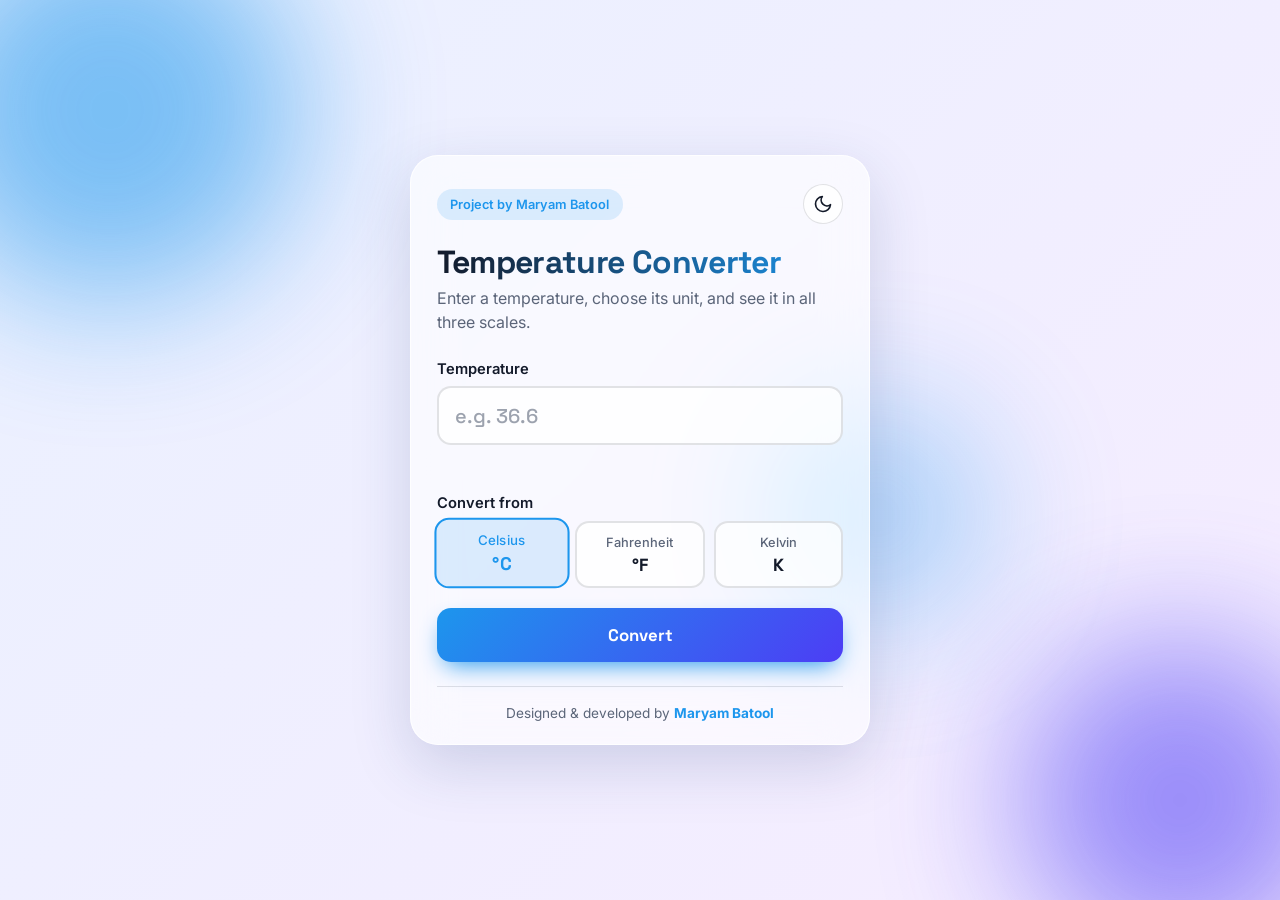
<file: index.html>
<!DOCTYPE html>
<html lang="en">
<head>
  <meta charset="UTF-8">
  <meta name="viewport" content="width=device-width, initial-scale=1">
  <meta name="author" content="Maryam Batool">
  <title>Temperature Converter | Maryam Batool</title>
  <link rel="preconnect" href="https://fonts.googleapis.com">
  <link rel="preconnect" href="https://fonts.gstatic.com" crossorigin>
  <link href="https://fonts.googleapis.com/css2?family=Space+Grotesk:wght@400;500;700&family=Inter:wght@400;500;600&display=swap" rel="stylesheet">
  <link rel="stylesheet" href="style.css">
</head>
<body>
  <!-- Animated background -->
  <div class="bg" aria-hidden="true">
    <span class="blob blob-1"></span>
    <span class="blob blob-2"></span>
    <span class="blob blob-3"></span>
  </div>

  <main class="card">
    <header class="card-head">
      <span class="badge">Project by Maryam Batool</span>
      <button type="button" id="theme-toggle" class="icon-btn" aria-label="Toggle dark mode">
        <svg class="icon-moon" viewBox="0 0 24 24" width="20" height="20" fill="none" stroke="currentColor" stroke-width="2" stroke-linecap="round" stroke-linejoin="round"><path d="M21 12.8A9 9 0 1 1 11.2 3a7 7 0 0 0 9.8 9.8z"/></svg>
        <svg class="icon-sun" viewBox="0 0 24 24" width="20" height="20" fill="none" stroke="currentColor" stroke-width="2" stroke-linecap="round" stroke-linejoin="round"><circle cx="12" cy="12" r="4"/><path d="M12 2v2M12 20v2M4.9 4.9l1.4 1.4M17.7 17.7l1.4 1.4M2 12h2M20 12h2M4.9 19.1l1.4-1.4M17.7 6.3l1.4-1.4"/></svg>
      </button>
    </header>

    <h1>Temperature Converter</h1>
    <p class="intro">Enter a temperature, choose its unit, and see it in all three scales.</p>

    <form id="converter-form" novalidate>
      <div class="field">
        <label for="temp-input">Temperature</label>
        <div class="input-wrap" id="input-wrap">
          <input type="text" id="temp-input" inputmode="decimal" autocomplete="off"
                 placeholder="e.g. 36.6" aria-describedby="error-msg" aria-invalid="false">
        </div>
        <p id="error-msg" class="error" role="alert" aria-live="polite"></p>
      </div>

      <fieldset class="field units">
        <legend>Convert from</legend>
        <label class="unit-option">
          <input type="radio" name="unit" value="C" checked>
          <span>Celsius <b>°C</b></span>
        </label>
        <label class="unit-option">
          <input type="radio" name="unit" value="F">
          <span>Fahrenheit <b>°F</b></span>
        </label>
        <label class="unit-option">
          <input type="radio" name="unit" value="K">
          <span>Kelvin <b>K</b></span>
        </label>
      </fieldset>

      <button type="submit" id="convert-btn" class="primary">
        <span>Convert</span>
      </button>
    </form>

    <section id="results" class="results" aria-live="polite" hidden>
      <div class="thermo" aria-hidden="true">
        <div class="thermo-tube"><div class="thermo-fill" id="thermo-fill"></div></div>
        <div class="thermo-bulb"></div>
      </div>
      <dl>
        <div class="row" data-unit="C">
          <dt>Celsius</dt>
          <dd id="out-C">–</dd>
        </div>
        <div class="row" data-unit="F">
          <dt>Fahrenheit</dt>
          <dd id="out-F">–</dd>
        </div>
        <div class="row" data-unit="K">
          <dt>Kelvin</dt>
          <dd id="out-K">–</dd>
        </div>
      </dl>
    </section>
    <p id="notice" class="notice" hidden></p>

    <footer class="card-foot">
      Designed &amp; developed by <strong>Maryam Batool</strong>
    </footer>
  </main>

  <script src="script.js"></script>
</body>
</html>
</file>
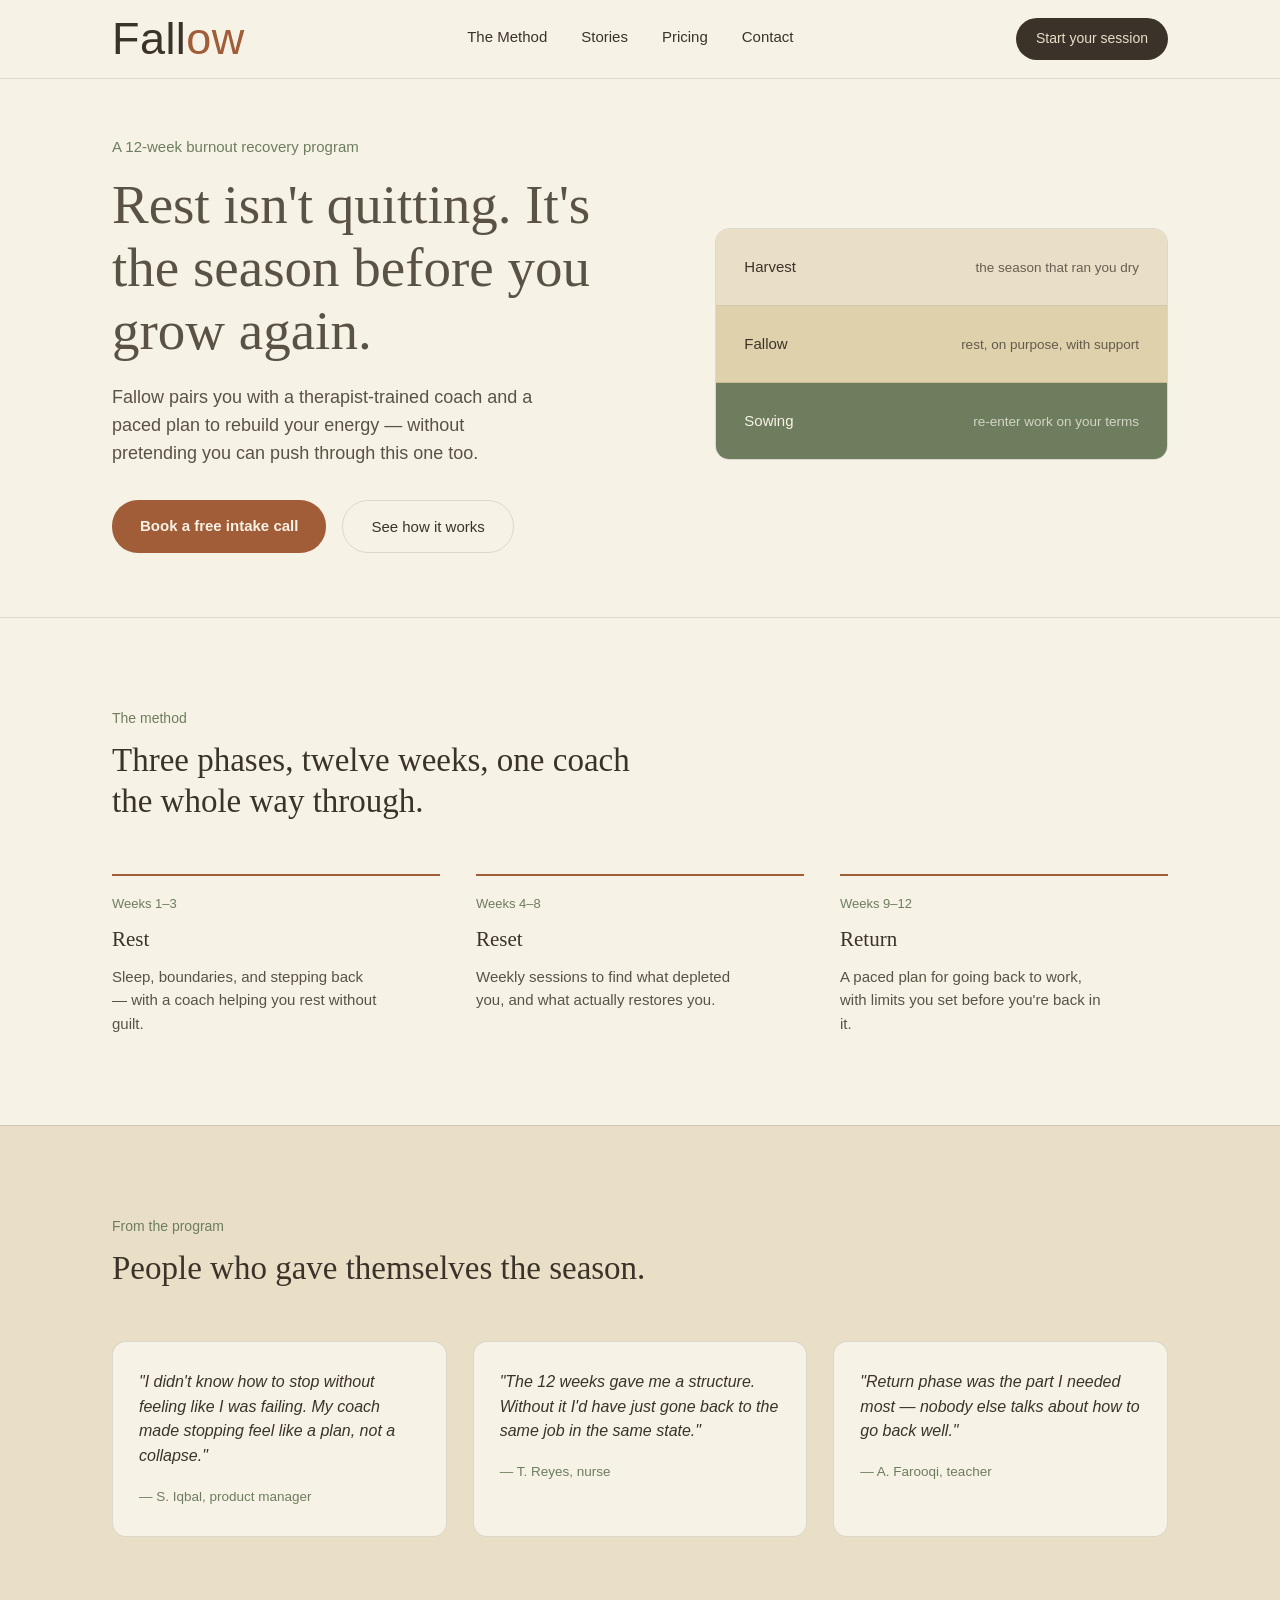
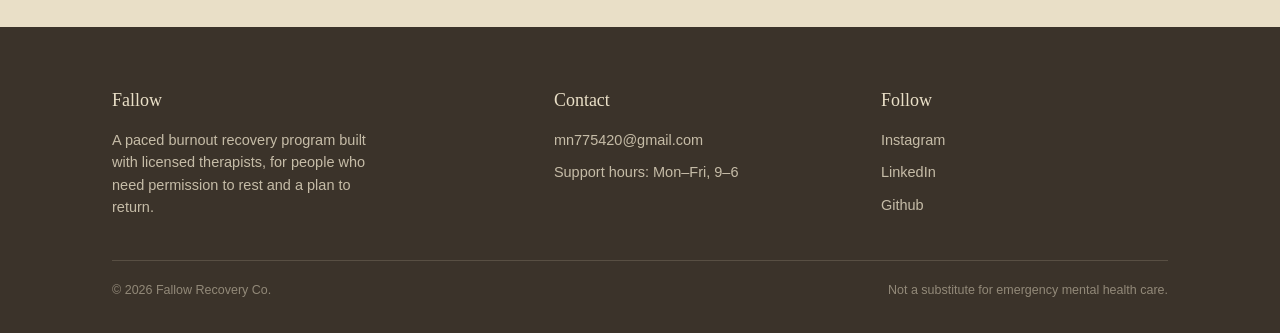
<file: Landing Page/index.html>
<!DOCTYPE html>
<html lang="en">
<head>
<meta charset="UTF-8">
<meta name="viewport" content="width=device-width, initial-scale=1">
<title>Fallow — A Season to Rest, Before You Grow Again</title>
<link rel="stylesheet" href="styles.css">
</head>
<body>

<header>
  <nav class="wrap">
    <div class="brand">Fall<em>ow</em></div>
    <div class="nav-links">
      <a href="#method">The Method</a>
      <a href="#stories">Stories</a>
      <a href="#pricing">Pricing</a>
      <a href="#contact">Contact</a>
    </div>
    <a href="#pricing" class="nav-cta">Start your session</a>
  </nav>
</header>

<section class="hero">
  <div class="wrap">
    <div>
      <p class="lede">A 12-week burnout recovery program</p>
      <h1>Rest isn't quitting. It's the season before you grow again.</h1>
      <p class="sub">Fallow pairs you with a therapist-trained coach and a paced plan to rebuild your energy — without pretending you can push through this one too.</p>
      <div class="hero-actions">
        <a href="#pricing" class="btn-primary">Book a free intake call</a>
        <a href="#method" class="btn-secondary">See how it works</a>
      </div>
    </div>
    <div class="field">
      <div class="row"><span class="season">Harvest</span><span class="desc">the season that ran you dry</span></div>
      <div class="row"><span class="season">Fallow</span><span class="desc">rest, on purpose, with support</span></div>
      <div class="row"><span class="season">Sowing</span><span class="desc">re-enter work on your terms</span></div>
    </div>
  </div>
</section>

<section class="content" id="method">
  <div class="wrap">
    <div class="section-head">
      <span class="tag">The method</span>
      <h2>Three phases, twelve weeks, one coach the whole way through.</h2>
    </div>
    <div class="phases">
      <div class="phase">
        <span class="num">Weeks 1–3</span>
        <h3>Rest</h3>
        <p>Sleep, boundaries, and stepping back — with a coach helping you rest without guilt.</p>
      </div>
      <div class="phase">
        <span class="num">Weeks 4–8</span>
        <h3>Reset</h3>
        <p>Weekly sessions to find what depleted you, and what actually restores you.</p>
      </div>
      <div class="phase">
        <span class="num">Weeks 9–12</span>
        <h3>Return</h3>
        <p>A paced plan for going back to work, with limits you set before you're back in it.</p>
      </div>
    </div>
  </div>
</section>

<section class="content stories" id="stories">
  <div class="wrap">
    <div class="section-head">
      <span class="tag">From the program</span>
      <h2>People who gave themselves the season.</h2>
    </div>
    <div class="quote-grid">
      <div class="quote-card">
        <p class="q">"I didn't know how to stop without feeling like I was failing. My coach made stopping feel like a plan, not a collapse."</p>
        <div class="who">— S. Iqbal, product manager</div>
      </div>
      <div class="quote-card">
        <p class="q">"The 12 weeks gave me a structure. Without it I'd have just gone back to the same job in the same state."</p>
        <div class="who">— T. Reyes, nurse</div>
      </div>
      <div class="quote-card">
        <p class="q">"Return phase was the part I needed most — nobody else talks about how to go back well."</p>
        <div class="who">— A. Farooqi, teacher</div>
      </div>
    </div>
  </div>
</section>

<footer id="contact">
  <div class="wrap">
    <div class="footer-grid">
      <div>
        <h4>Fallow</h4>
        <p>A paced burnout recovery program built with licensed therapists, for people who need permission to rest and a plan to return.</p>
      </div>
      <div>
        <h4>Contact</h4>
        <ul class="footer-links">
          <li><a href="mn775420@gmail.com">mn775420@gmail.com</a></li>
          <li><a href="#">Support hours: Mon–Fri, 9–6</a></li>
        </ul>
      </div>
      <div>
        <h4>Follow</h4>
        <ul class="footer-links">
          <li><a href="https://www.instagram.com/maryambatool097?stkn=MWJreWZuYTB2d3VhNQ==">Instagram</a></li>
          <li><a href="https://www.linkedin.com/in/maryambatool09?utm_source=share_via&utm_content=profile&utm_medium=member_android">LinkedIn</a></li>
          <li><a href="https://github.com/MaryamNawazmehr">Github</a></li>
        </ul>
      </div>
    </div>
    <div class="footer-bottom">
      <span>© 2026 Fallow Recovery Co.</span>
      <span>Not a substitute for emergency mental health care.</span>
    </div>
  </div>
</footer>

</body>
</html>
</file>
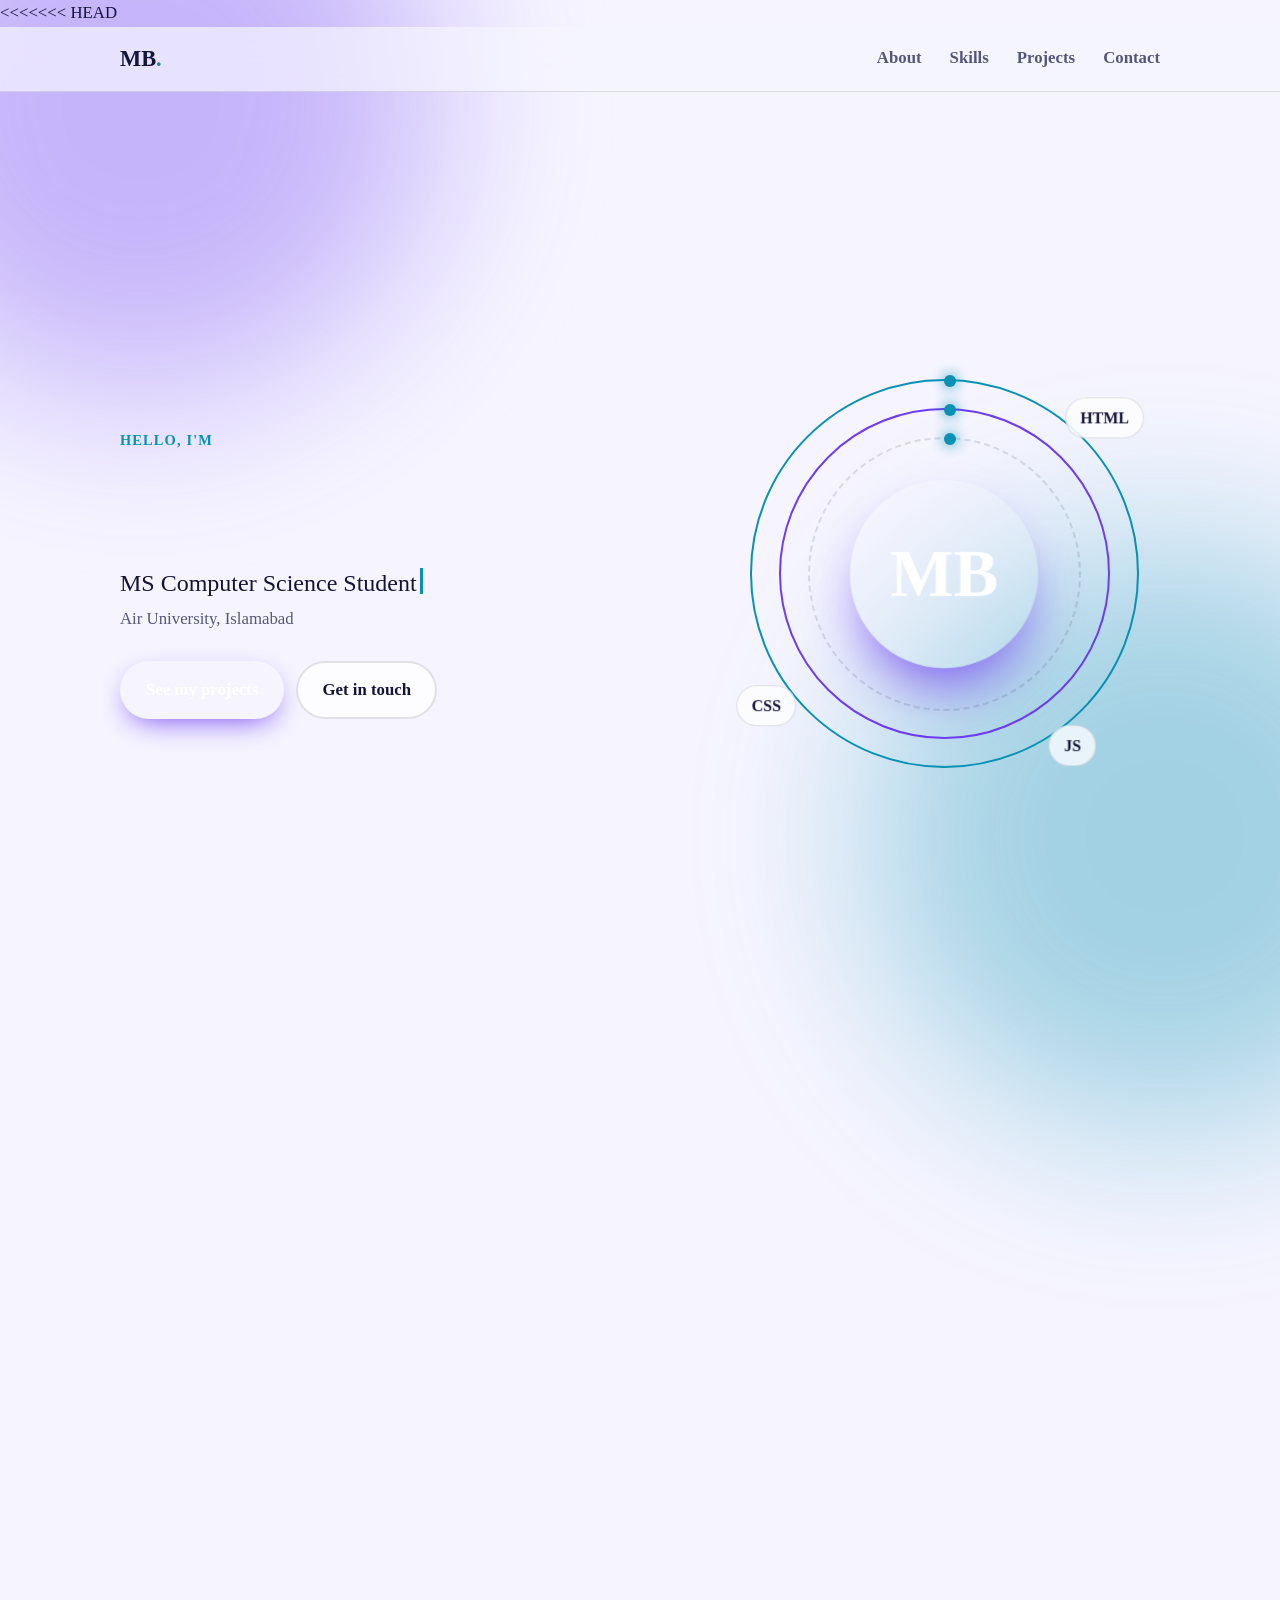
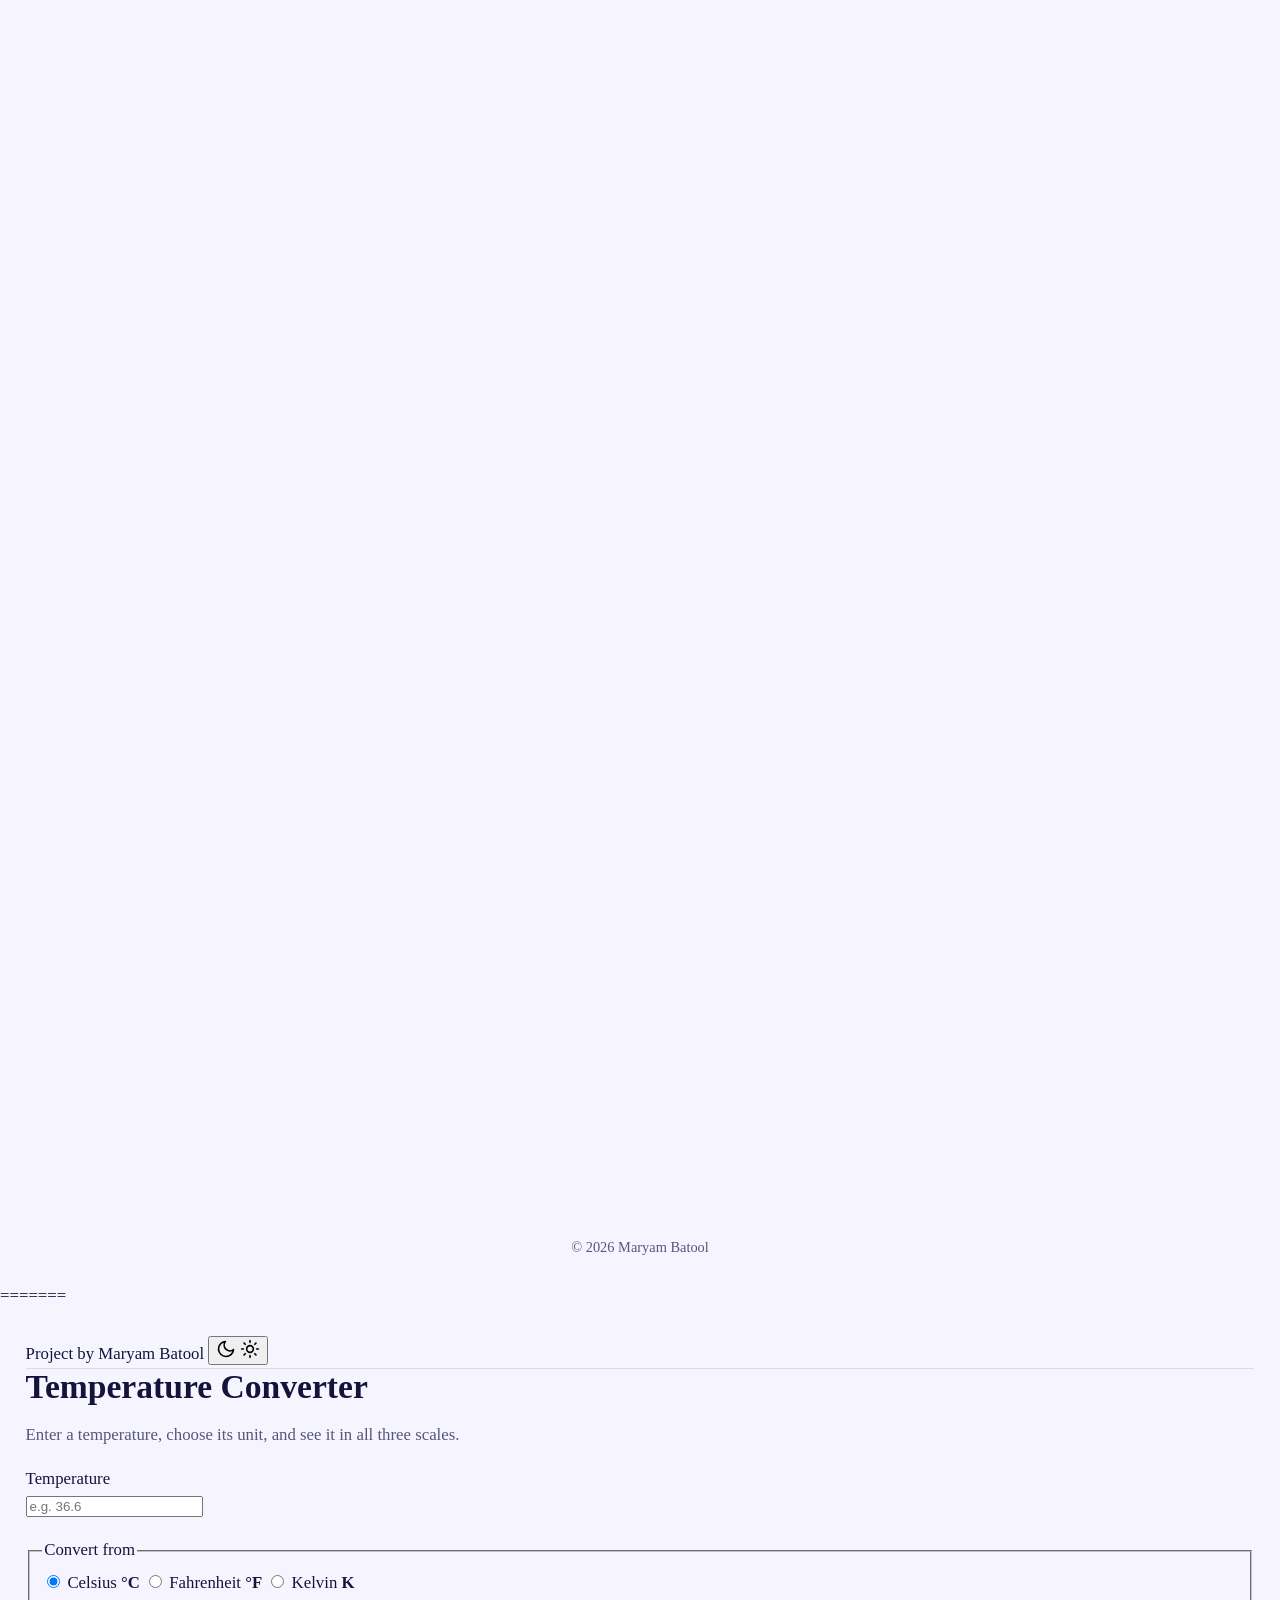
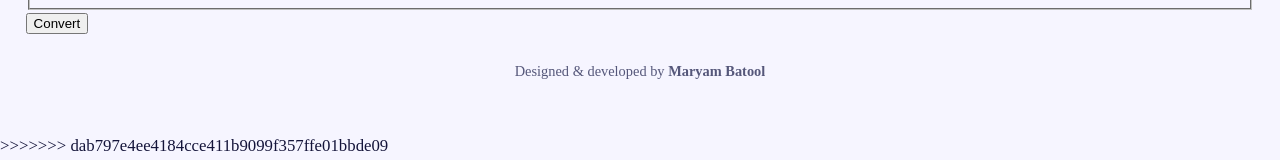
<file: Personal Portfolio/index.html>
<!DOCTYPE html>
<html lang="en">
<head>
<<<<<<< HEAD
<meta charset="utf-8">
<meta name="viewport" content="width=device-width, initial-scale=1, viewport-fit=cover">
<title>Maryam Batool · MS Computer Science Student &amp; Web Developer</title>
<meta name="description" content="Portfolio of Maryam Batool, MS Computer Science student at Air University, Islamabad.">
<link rel="stylesheet" href="https://fonts.googleapis.com/css2?family=Bricolage+Grotesque:wght@400;600;800&display=swap">
<link rel="stylesheet" href="style.css">
<script>document.documentElement.classList.add('js')</script>
</head>
<body>
<div class="progress" aria-hidden="true"></div>
<div class="orb o1" aria-hidden="true"></div>
<div class="orb o2" aria-hidden="true"></div>

<header>
  <nav class="wrap" aria-label="Main">
    <a class="logo" href="#home">MB<span>.</span></a>
    <button class="menu-btn" aria-expanded="false" aria-controls="links">Menu</button>
    <ul class="links" id="links">
      <li><a href="#about">About</a></li>
      <li><a href="#skills">Skills</a></li>
      <li><a href="#projects">Projects</a></li>
      <li><a href="#contact">Contact</a></li>
    </ul>
  </nav>
</header>

<main>
<section class="hero" id="home">
  <div class="wrap">
    <div class="hero-text">
      <p class="eyebrow">Hello, I'm</p>
      <h1><span class="grad">Maryam Batool</span></h1>
      <p class="role"><span id="typed">MS Computer Science Student</span><span class="caret" aria-hidden="true"></span></p>
      <p class="sub">Air University, Islamabad</p>
      <div class="btns">
        <a class="btn primary" href="#projects">See my projects</a>
        <a class="btn ghost" href="#contact">Get in touch</a>
      </div>
    </div>
    <div class="scene" role="img" aria-label="Profile photo placeholder with orbiting rings">
      <div class="stage">
        <div class="ring r1"></div>
        <div class="ring r2"></div>
        <div class="ring r3"></div>
        <div class="avatar">MB</div>
        <span class="chip c1">HTML</span>
        <span class="chip c2">CSS</span>
        <span class="chip c3">JS</span>
      </div>
    </div>
  </div>
</section>

<section id="about">
  <div class="wrap">
    <h2 class="reveal">About me</h2>
    <div class="about-grid reveal">
      <p>I'm Maryam Batool, an MS Computer Science student at Air University, Islamabad. I enjoy turning ideas into clean, responsive and user-friendly websites, and I'm always learning new tools to make them faster and better looking. Outside of coding, I like exploring research topics, open-source projects and good design.</p>
      <div class="edu tilt">
        <span class="edu-label">Education</span>
        <strong>MS Computer Science</strong>
        <span>Air University, Islamabad</span>
      </div>
    </div>
  </div>
</section>

<section id="skills">
  <div class="wrap">
    <h2 class="reveal">Skills</h2>
    <ul class="skills reveal">
      <li class="tilt"><strong>HTML5</strong><div class="bar"><i style="--w:90%"></i></div></li>
      <li class="tilt"><strong>CSS3</strong><div class="bar"><i style="--w:85%"></i></div></li>
      <li class="tilt"><strong>JavaScript</strong><div class="bar"><i style="--w:70%"></i></div></li>
      <li class="tilt"><strong>Python</strong><div class="bar"><i style="--w:75%"></i></div></li>
      <li class="tilt"><strong>Git &amp; GitHub</strong><div class="bar"><i style="--w:75%"></i></div></li>
      <li class="tilt"><strong>Responsive design</strong><div class="bar"><i style="--w:85%"></i></div></li>
    </ul>
  </div>
</section>

<section id="projects">
  <div class="wrap">
    <h2 class="reveal">Projects</h2>
    <div class="projects reveal">
      <article class="card tilt">
        <h3>Recipe Finder</h3>
        <p>A searchable recipe site with filters for diet and cooking time, built with a mobile-first layout.</p>
        <div class="tags">HTML · CSS · JavaScript</div>
        <a href="https://github.com/your-username/recipe-finder" target="_blank" rel="noopener">View on GitHub →</a>
      </article>
      <article class="card tilt">
        <h3>Weather Dashboard</h3>
        <p>Shows the current forecast for any city with a clean card layout that adapts from phone to desktop.</p>
        <div class="tags">HTML · CSS · JavaScript</div>
        <a href="https://github.com/your-username/weather-dashboard" target="_blank" rel="noopener">View on GitHub →</a>
      </article>
      <article class="card tilt">
        <h3>Task Planner</h3>
        <p>A simple to-do app where you add, complete and remove tasks, with your list saved between visits.</p>
        <div class="tags">HTML · CSS · JavaScript</div>
        <a href="https://github.com/your-username/task-planner" target="_blank" rel="noopener">View on GitHub →</a>
      </article>
    </div>
  </div>
</section>

<section id="contact">
  <div class="wrap">
    <div class="contact-card reveal">
      <h2>Let's work together</h2>
      <p>Maryam Batool · Islamabad, Pakistan<br>Open to internships, research and freelance work.</p>
      <a class="mail" href="mailto:maryammehr097@gmail.com">maryammehr097@gmail.com</a>
      <div class="social">
        <a href="https://github.com/MaryamNawazmehr" aria-label="GitHub" target="_blank" rel="noopener"><svg viewBox="0 0 24 24"><path d="M12 .5A11.5 11.5 0 0 0 8.4 22.9c.6.1.8-.3.8-.6v-2c-3.2.7-3.9-1.5-3.9-1.5-.5-1.3-1.3-1.7-1.3-1.7-1-.7.1-.7.1-.7 1.2.1 1.8 1.2 1.8 1.2 1 1.8 2.7 1.3 3.4 1 .1-.8.4-1.3.7-1.6-2.6-.3-5.3-1.3-5.3-5.7 0-1.3.5-2.3 1.2-3.1-.1-.3-.5-1.5.1-3.1 0 0 1-.3 3.2 1.2a11 11 0 0 1 5.8 0c2.2-1.5 3.2-1.2 3.2-1.2.6 1.6.2 2.8.1 3.1.8.8 1.2 1.8 1.2 3.1 0 4.4-2.7 5.4-5.3 5.7.4.4.8 1.1.8 2.2v3.2c0 .3.2.7.8.6A11.5 11.5 0 0 0 12 .5z"/></svg></a>
        <a href="https://www.linkedin.com/in/maryambatool09?utm_source=share_via&utm_content=profile&utm_medium=member_android" aria-label="LinkedIn" target="_blank" rel="noopener"><svg viewBox="0 0 24 24"><path d="M4.98 3.5a2.5 2.5 0 1 1 0 5 2.5 2.5 0 0 1 0-5zM3 9.5h4V21H3zM9.5 9.5h3.8v1.6h.1c.5-1 1.8-1.9 3.7-1.9 4 0 4.7 2.6 4.7 6V21h-4v-5c0-1.2 0-2.8-1.7-2.8s-2 1.3-2 2.7V21h-4z"/></svg></a>
      </div>
    </div>
  </div>
</section>
</main>

<footer>© 2026 Maryam Batool</footer>
<script src="script.js" defer></script>
=======
  <meta charset="UTF-8">
  <meta name="viewport" content="width=device-width, initial-scale=1">
  <meta name="author" content="Maryam Batool">
  <title>Temperature Converter | Maryam Batool</title>
  <link rel="preconnect" href="https://fonts.googleapis.com">
  <link rel="preconnect" href="https://fonts.gstatic.com" crossorigin>
  <link href="https://fonts.googleapis.com/css2?family=Space+Grotesk:wght@400;500;700&family=Inter:wght@400;500;600&display=swap" rel="stylesheet">
  <link rel="stylesheet" href="style.css">
</head>
<body>
  <!-- Animated background -->
  <div class="bg" aria-hidden="true">
    <span class="blob blob-1"></span>
    <span class="blob blob-2"></span>
    <span class="blob blob-3"></span>
  </div>

  <main class="card">
    <header class="card-head">
      <span class="badge">Project by Maryam Batool</span>
      <button type="button" id="theme-toggle" class="icon-btn" aria-label="Toggle dark mode">
        <svg class="icon-moon" viewBox="0 0 24 24" width="20" height="20" fill="none" stroke="currentColor" stroke-width="2" stroke-linecap="round" stroke-linejoin="round"><path d="M21 12.8A9 9 0 1 1 11.2 3a7 7 0 0 0 9.8 9.8z"/></svg>
        <svg class="icon-sun" viewBox="0 0 24 24" width="20" height="20" fill="none" stroke="currentColor" stroke-width="2" stroke-linecap="round" stroke-linejoin="round"><circle cx="12" cy="12" r="4"/><path d="M12 2v2M12 20v2M4.9 4.9l1.4 1.4M17.7 17.7l1.4 1.4M2 12h2M20 12h2M4.9 19.1l1.4-1.4M17.7 6.3l1.4-1.4"/></svg>
      </button>
    </header>

    <h1>Temperature Converter</h1>
    <p class="intro">Enter a temperature, choose its unit, and see it in all three scales.</p>

    <form id="converter-form" novalidate>
      <div class="field">
        <label for="temp-input">Temperature</label>
        <div class="input-wrap" id="input-wrap">
          <input type="text" id="temp-input" inputmode="decimal" autocomplete="off"
                 placeholder="e.g. 36.6" aria-describedby="error-msg" aria-invalid="false">
        </div>
        <p id="error-msg" class="error" role="alert" aria-live="polite"></p>
      </div>

      <fieldset class="field units">
        <legend>Convert from</legend>
        <label class="unit-option">
          <input type="radio" name="unit" value="C" checked>
          <span>Celsius <b>°C</b></span>
        </label>
        <label class="unit-option">
          <input type="radio" name="unit" value="F">
          <span>Fahrenheit <b>°F</b></span>
        </label>
        <label class="unit-option">
          <input type="radio" name="unit" value="K">
          <span>Kelvin <b>K</b></span>
        </label>
      </fieldset>

      <button type="submit" id="convert-btn" class="primary">
        <span>Convert</span>
      </button>
    </form>

    <section id="results" class="results" aria-live="polite" hidden>
      <div class="thermo" aria-hidden="true">
        <div class="thermo-tube"><div class="thermo-fill" id="thermo-fill"></div></div>
        <div class="thermo-bulb"></div>
      </div>
      <dl>
        <div class="row" data-unit="C">
          <dt>Celsius</dt>
          <dd id="out-C">–</dd>
        </div>
        <div class="row" data-unit="F">
          <dt>Fahrenheit</dt>
          <dd id="out-F">–</dd>
        </div>
        <div class="row" data-unit="K">
          <dt>Kelvin</dt>
          <dd id="out-K">–</dd>
        </div>
      </dl>
    </section>
    <p id="notice" class="notice" hidden></p>

    <footer class="card-foot">
      Designed &amp; developed by <strong>Maryam Batool</strong>
    </footer>
  </main>

  <script src="script.js"></script>
>>>>>>> dab797e4ee4184cce411b9099f357ffe01bbde09
</body>
</html>
</file>
<file: style.css>
/* Temperature Converter – by Maryam Batool
   Modern glass-style UI with animations.
   --hue is set from JavaScript: cold blue -> warm orange. */

:root {
  --hue: 205;
  --accent: hsl(var(--hue) 85% 52%);
  --accent-2: hsl(calc(var(--hue) + 40) 90% 60%);
  --accent-soft: hsl(var(--hue) 85% 52% / 0.14);

  --bg-1: #eaf1ff;
  --bg-2: #f6ecff;
  --glass: rgba(255, 255, 255, 0.62);
  --glass-border: rgba(255, 255, 255, 0.8);
  --field: rgba(255, 255, 255, 0.75);
  --text: #131a2a;
  --muted: #5b6579;
  --border: rgba(19, 26, 42, 0.12);
  --error: #d92d20;
  --error-soft: rgba(217, 45, 32, 0.1);
  --shadow: 0 20px 60px rgba(40, 60, 120, 0.18);
  --font-head: "Space Grotesk", "Segoe UI", system-ui, sans-serif;
  --font-body: "Inter", "Segoe UI", system-ui, sans-serif;
}

[data-theme="dark"] {
  --bg-1: #0b1020;
  --bg-2: #160f2b;
  --glass: rgba(24, 30, 52, 0.62);
  --glass-border: rgba(255, 255, 255, 0.1);
  --field: rgba(255, 255, 255, 0.06);
  --text: #eef1fa;
  --muted: #98a2bb;
  --border: rgba(255, 255, 255, 0.14);
  --error: #ff7a70;
  --error-soft: rgba(255, 122, 112, 0.14);
  --shadow: 0 20px 60px rgba(0, 0, 0, 0.5);
}

* { box-sizing: border-box; }

body {
  margin: 0;
  min-height: 100vh;
  display: grid;
  place-items: center;
  padding: 1.5rem;
  color: var(--text);
  font-family: var(--font-body);
  line-height: 1.5;
  background: linear-gradient(135deg, var(--bg-1), var(--bg-2));
  transition: background 0.4s, color 0.4s;
  overflow-x: hidden;
}

/* ---------- Animated background ---------- */
.bg { position: fixed; inset: 0; z-index: -1; overflow: hidden; }
.blob {
  position: absolute;
  border-radius: 50%;
  filter: blur(70px);
  opacity: 0.55;
  background: var(--accent);
  transition: background 0.8s;
}
.blob-1 { width: 380px; height: 380px; top: -80px; left: -80px; animation: drift1 16s ease-in-out infinite alternate; }
.blob-2 { width: 320px; height: 320px; bottom: -60px; right: -60px; background: var(--accent-2); animation: drift2 19s ease-in-out infinite alternate; }
.blob-3 { width: 220px; height: 220px; top: 45%; left: 60%; opacity: 0.35; animation: drift3 22s ease-in-out infinite alternate; }

@keyframes drift1 { to { transform: translate(140px, 90px) scale(1.15); } }
@keyframes drift2 { to { transform: translate(-130px, -80px) scale(1.2); } }
@keyframes drift3 { to { transform: translate(-160px, 70px) scale(0.85); } }

/* ---------- Card ---------- */
.card {
  width: 100%;
  max-width: 460px;
  padding: 1.75rem 1.6rem 1.25rem;
  background: var(--glass);
  border: 1px solid var(--glass-border);
  border-radius: 28px;
  box-shadow: var(--shadow);
  backdrop-filter: blur(22px) saturate(160%);
  -webkit-backdrop-filter: blur(22px) saturate(160%);
  animation: cardIn 0.8s cubic-bezier(0.2, 0.9, 0.3, 1) both;
}
@keyframes cardIn {
  from { opacity: 0; transform: translateY(30px) scale(0.96); }
  to   { opacity: 1; transform: none; }
}

.card-head { display: flex; justify-content: space-between; align-items: center; margin-bottom: 1.25rem; }
.badge {
  padding: 0.35rem 0.85rem;
  font-size: 0.8rem;
  font-weight: 600;
  color: var(--accent);
  background: var(--accent-soft);
  border-radius: 999px;
  transition: color 0.6s, background 0.6s;
}
.icon-btn {
  display: grid; place-items: center;
  width: 40px; height: 40px;
  color: var(--text);
  background: var(--field);
  border: 1px solid var(--border);
  border-radius: 50%;
  cursor: pointer;
  transition: transform 0.4s, background 0.3s;
}
.icon-btn:hover { transform: rotate(25deg) scale(1.08); }
.icon-btn:focus-visible { outline: 3px solid var(--accent); outline-offset: 2px; }
.icon-sun { display: none; }
[data-theme="dark"] .icon-sun { display: block; }
[data-theme="dark"] .icon-moon { display: none; }

h1 {
  margin: 0 0 0.3rem;
  font-family: var(--font-head);
  font-size: 2rem;
  line-height: 1.15;
  letter-spacing: -0.02em;
  background: linear-gradient(90deg, var(--text), var(--accent));
  -webkit-background-clip: text;
  background-clip: text;
  color: transparent;
}
.intro { margin: 0 0 1.5rem; color: var(--muted); }

/* ---------- Form ---------- */
.field { margin: 0 0 1.25rem; padding: 0; border: 0; }
label, legend { display: block; margin-bottom: 0.4rem; padding: 0; font-weight: 600; font-size: 0.92rem; }

.input-wrap { border-radius: 14px; }
.input-wrap.shake { animation: shake 0.45s; }
@keyframes shake {
  20% { transform: translateX(-8px); } 40% { transform: translateX(7px); }
  60% { transform: translateX(-5px); } 80% { transform: translateX(3px); }
}

input[type="text"] {
  width: 100%;
  padding: 0.9rem 1rem;
  font: 500 1.25rem var(--font-head);
  color: var(--text);
  background: var(--field);
  border: 2px solid var(--border);
  border-radius: 14px;
  transition: border-color 0.25s, box-shadow 0.25s, background 0.25s;
}
input[type="text"]::placeholder { color: var(--muted); opacity: 0.6; }
input[type="text"]:focus { outline: none; border-color: var(--accent); box-shadow: 0 0 0 4px var(--accent-soft); }
input[type="text"].invalid { border-color: var(--error); background: var(--error-soft); }
input[type="text"].invalid:focus { box-shadow: 0 0 0 4px var(--error-soft); }

.error {
  min-height: 1.4em; margin: 0.45rem 0 0; font-size: 0.88rem; color: var(--error);
  opacity: 0; transform: translateY(-4px); transition: opacity 0.25s, transform 0.25s;
}
.error:not(:empty) { opacity: 1; transform: none; }

.units { display: grid; grid-template-columns: repeat(3, 1fr); gap: 0.55rem; }
.units legend { grid-column: 1 / -1; }
.unit-option { margin: 0; cursor: pointer; }
.unit-option input { position: absolute; opacity: 0; pointer-events: none; }
.unit-option span {
  display: flex; flex-direction: column; align-items: center; gap: 0.1rem;
  padding: 0.65rem 0.25rem;
  font-size: 0.8rem; font-weight: 500; color: var(--muted);
  background: var(--field);
  border: 2px solid var(--border);
  border-radius: 14px;
  transition: all 0.25s cubic-bezier(0.3, 1.4, 0.5, 1);
}
.unit-option span b { font: 700 1.1rem var(--font-head); color: var(--text); }
.unit-option:hover span { transform: translateY(-2px); }
.unit-option input:checked + span {
  color: var(--accent); background: var(--accent-soft); border-color: var(--accent);
  transform: translateY(-2px) scale(1.04);
}
.unit-option input:checked + span b { color: var(--accent); }
.unit-option input:focus-visible + span { outline: 3px solid var(--accent); outline-offset: 2px; }

button.primary {
  position: relative; overflow: hidden;
  width: 100%; padding: 1rem;
  font: 700 1.05rem var(--font-head);
  color: #fff;
  background: linear-gradient(135deg, var(--accent), var(--accent-2));
  border: 0; border-radius: 14px; cursor: pointer;
  box-shadow: 0 10px 24px -8px var(--accent);
  transition: transform 0.2s, box-shadow 0.3s;
}
button.primary:hover { transform: translateY(-2px); box-shadow: 0 16px 30px -8px var(--accent); }
button.primary:active { transform: scale(0.98); }
button.primary:focus-visible { outline: 3px solid var(--accent); outline-offset: 3px; }
.ripple {
  position: absolute; border-radius: 50%; pointer-events: none;
  background: rgba(255, 255, 255, 0.5);
  transform: scale(0); animation: ripple 0.6s ease-out forwards;
}
@keyframes ripple { to { transform: scale(4); opacity: 0; } }

/* ---------- Results ---------- */
.results {
  display: flex; align-items: stretch; gap: 1.1rem;
  margin-top: 1.6rem; padding-top: 1.4rem;
  border-top: 1px solid var(--border);
}
.results[hidden], .notice[hidden] { display: none; }
.results dl { flex: 1; margin: 0; }

.row {
  display: flex; justify-content: space-between; align-items: baseline;
  padding: 0.75rem 1rem; margin-bottom: 0.55rem;
  background: var(--field);
  border: 1px solid var(--border);
  border-radius: 14px;
  transition: background 0.4s, border-color 0.4s;
}
.row:last-child { margin-bottom: 0; }
.row.source { background: var(--accent-soft); border-color: var(--accent); }
.row.pop { animation: rowIn 0.5s cubic-bezier(0.2, 0.9, 0.3, 1) both; }
.row.pop:nth-child(2) { animation-delay: 0.08s; }
.row.pop:nth-child(3) { animation-delay: 0.16s; }
@keyframes rowIn { from { opacity: 0; transform: translateX(24px); } to { opacity: 1; transform: none; } }
dt { color: var(--muted); font-size: 0.9rem; }
dd { margin: 0; font: 700 1.3rem var(--font-head); font-variant-numeric: tabular-nums; }

/* Thermometer */
.thermo { display: flex; flex-direction: column; align-items: center; width: 34px; flex-shrink: 0; }
.thermo-tube {
  position: relative; width: 14px; flex: 1; min-height: 130px;
  background: var(--field); border: 2px solid var(--border);
  border-bottom: 0; border-radius: 10px 10px 0 0; overflow: hidden;
}
.thermo-fill {
  position: absolute; left: 0; right: 0; bottom: 0; height: 4%;
  background: linear-gradient(to top, var(--accent), var(--accent-2));
  transition: height 1s cubic-bezier(0.3, 1.2, 0.5, 1), background 0.6s;
}
.thermo-bulb {
  width: 34px; height: 34px; margin-top: -2px; border-radius: 50%;
  background: var(--accent); border: 2px solid var(--accent);
  box-shadow: 0 0 20px var(--accent);
  transition: background 0.6s, box-shadow 0.6s;
}

.notice {
  margin: 0.9rem 0 0; padding: 0.7rem 1rem; font-size: 0.9rem;
  background: var(--accent-soft); border-left: 4px solid var(--accent); border-radius: 10px;
  animation: rowIn 0.5s both;
}

.card-foot {
  margin-top: 1.5rem; padding-top: 1rem;
  text-align: center; font-size: 0.85rem; color: var(--muted);
  border-top: 1px solid var(--border);
}
.card-foot strong { color: var(--accent); transition: color 0.6s; }

@media (max-width: 420px) {
  .card { padding: 1.4rem 1.1rem 1rem; border-radius: 22px; }
  h1 { font-size: 1.6rem; }
  .units { grid-template-columns: 1fr; }
  .unit-option span { flex-direction: row; justify-content: center; gap: 0.5rem; }
}

@media (prefers-reduced-motion: reduce) {
  *, *::before, *::after { animation: none !important; transition: none !important; }
}
</file>
<file: Landing Page/styles.css>
:root{
    --soil:#3b332a;
    --wheat:#e9dfc7;
    --cream:#f7f2e6;
    --sage:#6d7d5e;
    --clay:#a15c38;
    --line-light: rgba(59,51,42,0.14);
    --line-dark: rgba(233,223,199,0.16);
  }
  *{box-sizing:border-box; margin:0; padding:0;}
  html{scroll-behavior:smooth;}
  body{
    font-family:-apple-system, 'Segoe UI', Helvetica, Arial, sans-serif;
    background:var(--cream);
    color:var(--soil);
    line-height:1.55;
    font-size:17px;
  }
  h1,h2,h3{
    font-family: 'Iowan Old Style', 'Palatino Linotype', Georgia, serif;
    font-weight:400;
  }
  a{color:inherit; text-decoration:none;}
  .wrap{max-width:1120px; margin:0 auto; padding:0 32px;}

  /* NAV */
  header{
    position:sticky; top:0; z-index:50;
    background:rgba(247,242,230,0.94);
    border-bottom:1px solid var(--line-light);
    backdrop-filter:blur(6px);
  }
  nav.wrap{
    display:flex; align-items:center; justify-content:space-between;
    height:78px;
  }
  .brand{font-size:45px; letter-spacing:0.01em;}
  .brand em{font-style:normal; color:var(--clay);}
  .nav-links{display:flex; gap:34px; font-size:15px;}
  .nav-links a{border-bottom:1px solid transparent; padding-bottom:3px;}
  .nav-links a:hover{border-color:var(--sage);}
  .nav-cta{
    background:var(--soil); color:var(--wheat);
    padding:10px 20px; border-radius:22px; font-size:14px;
  }
  .nav-cta:hover{background:var(--clay);}

  /* HERO */
  .hero{padding:56px 0 64px;}
  .hero .wrap{
    display:grid; grid-template-columns:1.1fr 0.9fr; gap:50px; align-items:center;
  }
  .hero p.lede{
    font-size:15px; color:var(--sage); margin-bottom:16px;
  }
  .hero h1{
    font-size:55px; line-height:1.14; max-width:22ch; color:#5a5245;
  }
  .hero p.sub{
    margin-top:22px; font-size:18px; max-width:44ch; color:#5a5245;
  }
  .hero-actions{margin-top:32px; display:flex; gap:16px; flex-wrap:wrap;}
  .btn-primary{
    background:var(--clay); color:var(--cream);
    padding:14px 28px; border-radius:26px; font-size:15px; font-weight:600;
  }
  .btn-primary:hover{background:#8c4b2c;}
  .btn-secondary{
    border:1px solid var(--line-light);
    padding:14px 28px; border-radius:26px; font-size:15px;
  }
  .btn-secondary:hover{border-color:var(--sage); color:var(--sage);}

  .field{
    display:flex; flex-direction:column; gap:0;
    border-radius:14px; overflow:hidden;
    border:1px solid var(--line-light);
  }
  .row{
    padding:26px 28px;
    display:flex; justify-content:space-between; align-items:baseline;
    border-bottom:1px solid var(--line-light);
  }
  .row:last-child{border-bottom:none;}
  .row:nth-child(1){background:var(--wheat);}
  .row:nth-child(2){background:#ded1ab;}
  .row:nth-child(3){background:var(--sage); color:var(--cream);}
  .row .season{font-size:15px;}
  .row .desc{font-size:13.5px; opacity:0.75;}

  /* SECTIONS */
  section.content{padding:90px 0; border-top:1px solid var(--line-light);}
  .section-head{max-width:58ch; margin-bottom:52px;}
  .section-head .tag{font-size:14px; color:var(--sage); display:block; margin-bottom:10px;}
  .section-head h2{font-size:33px; line-height:1.25;}

  .phases{display:grid; grid-template-columns:repeat(3,1fr); gap:36px;}
  .phase{border-top:2px solid var(--clay); padding-top:18px;}
  .phase .num{font-size:13px; color:var(--sage); margin-bottom:8px; display:block;}
  .phase h3{font-size:21px; margin-bottom:10px;}
  .phase p{font-size:15px; color:#5a5245; max-width:32ch;}

  .stories{background:var(--wheat);}
  .quote-grid{display:grid; grid-template-columns:repeat(3,1fr); gap:26px;}
  .quote-card{background:var(--cream); border-radius:14px; padding:28px 26px; border:1px solid var(--line-light);}
  .quote-card p.q{font-size:16px; font-style:italic; margin-bottom:18px;}
  .quote-card .who{font-size:13.5px; color:var(--sage);}

  /* FOOTER */
  footer{background:var(--soil); color:rgba(233,223,199,0.8); padding:60px 0 32px;}
  .footer-grid{
    display:grid; grid-template-columns:1.4fr 1fr 1fr; gap:40px;
    padding-bottom:34px; border-bottom:1px solid var(--line-dark);
  }
  .footer-grid h4{color:var(--wheat); font-weight:400; font-size:18px; margin-bottom:14px; font-family:'Iowan Old Style', Georgia, serif;}
  .footer-grid p{font-size:14.5px; max-width:34ch;}
  .footer-links{list-style:none;}
  .footer-links li{margin-bottom:10px; font-size:14.5px;}
  .footer-links a:hover{color:var(--clay);}
  .footer-bottom{
    padding-top:20px; display:flex; justify-content:space-between;
    font-size:12.5px; color:rgba(233,223,199,0.5); flex-wrap:wrap; gap:10px;
  }

  @media (max-width:860px){
    .hero .wrap{grid-template-columns:1fr;}
    .hero h1{font-size:38px; max-width:none;}
    .phases{grid-template-columns:1fr 1fr;}
    .quote-grid{grid-template-columns:1fr;}
    .footer-grid{grid-template-columns:1fr;}
  }
  @media (max-width:600px){
    .wrap{padding:0 20px;}
    .nav-links{display:none;}
    nav.wrap{height:64px;}
    .hero{padding:56px 0 60px;}
    .hero h1{font-size:31px;}
    .hero p.sub{font-size:16px;}
    section.content{padding:56px 0;}
    .section-head h2{font-size:26px;}
    .phases{grid-template-columns:1fr;}
  }
</file>
<file: Personal Portfolio/style.css>
<<<<<<< HEAD
:root{
  box-sizing:border-box;
  --bg:#0b0b1a; --surface:rgba(255,255,255,.06); --line:rgba(255,255,255,.14);
  --ink:#f1f1ff; --muted:#a8aacb; --a1:#8b5cf6; --a2:#22d3ee;
  --grad:linear-gradient(135deg,var(--a1),var(--a2));
  --font:'Bricolage Grotesque','Segoe UI',Helvetica,Arial,sans-serif;
  padding-top:env(safe-area-inset-top,0px); padding-bottom:env(safe-area-inset-bottom,0px);
}
@media (prefers-color-scheme:light){
  :root{--bg:#f6f5ff;--surface:rgba(255,255,255,.75);--line:rgba(20,20,60,.12);--ink:#14143a;--muted:#55577a;--a1:#6d3df0;--a2:#0891b2}
}
*,*::before,*::after{box-sizing:inherit}
html{scroll-behavior:smooth;scroll-padding-top:calc(76px + env(safe-area-inset-top,0px))}
body{margin:0;background:var(--bg);color:var(--ink);font-family:var(--font);line-height:1.6;font-size:1.05rem;overflow-x:hidden}
a{color:inherit}
:focus-visible{outline:3px solid var(--a2);outline-offset:3px}
.wrap{max-width:1040px;margin:0 auto;padding:0 1.25rem}
section{padding:5rem 0;position:relative}
h1,h2,h3{line-height:1.1;margin:0 0 1rem}
h2{font-size:clamp(1.9rem,4vw,2.6rem);font-weight:800}
h2::after{content:"";display:block;width:56px;height:4px;border-radius:2px;background:var(--grad);margin-top:.6rem}
.grad{background:var(--grad);-webkit-background-clip:text;background-clip:text;color:transparent;background-size:200% 200%;animation:shift 6s ease infinite}

/* Background orbs + scroll progress */
.orb{position:fixed;z-index:-1;width:46vmax;height:46vmax;border-radius:50%;filter:blur(90px);opacity:.35;pointer-events:none}
.o1{background:var(--a1);top:-15vmax;left:-12vmax;animation:drift 18s ease-in-out infinite alternate}
.o2{background:var(--a2);bottom:-18vmax;right:-14vmax;animation:drift 22s ease-in-out infinite alternate-reverse}
.progress{position:fixed;top:0;left:0;height:3px;width:100%;background:var(--grad);transform-origin:left;transform:scaleX(0);z-index:30}

/* Nav */
header{position:sticky;top:0;z-index:20;backdrop-filter:blur(14px);-webkit-backdrop-filter:blur(14px);background:color-mix(in srgb,var(--bg) 70%,transparent);border-bottom:1px solid var(--line);padding-top:env(safe-area-inset-top,0px)}
nav{display:flex;align-items:center;justify-content:space-between;height:64px}
.logo{font-weight:800;text-decoration:none;font-size:1.4rem}
.logo span{color:var(--a2)}
.links{display:flex;gap:1.75rem;list-style:none;margin:0;padding:0}
.links a{text-decoration:none;color:var(--muted);font-weight:600;position:relative}
.links a::after{content:"";position:absolute;left:0;bottom:-4px;height:2px;width:100%;background:var(--grad);transform:scaleX(0);transform-origin:left;transition:transform .3s}
.links a:hover{color:var(--ink)}
.links a:hover::after{transform:scaleX(1)}
.menu-btn{display:none;background:var(--surface);border:1px solid var(--line);color:var(--ink);border-radius:10px;padding:.45rem .9rem;font:inherit;font-weight:600;cursor:pointer}

/* Hero */
.hero{padding:4rem 0 5rem;min-height:calc(100vh - 64px);display:flex;align-items:center}
.hero .wrap{display:grid;grid-template-columns:1.3fr 1fr;gap:3rem;align-items:center;width:100%}
.eyebrow{margin:0 0 .5rem;color:var(--a2);font-weight:600;letter-spacing:.08em;text-transform:uppercase;font-size:.9rem}
.hero h1{font-size:clamp(2.6rem,8vw,5rem);font-weight:800;letter-spacing:-.02em}
.role{font-size:clamp(1.15rem,3vw,1.5rem);margin:0 0 .25rem;min-height:1.6em}
.caret{display:inline-block;width:3px;height:1.1em;background:var(--a2);margin-left:3px;vertical-align:-.15em;animation:blink 1s steps(1) infinite}
.sub{margin:0 0 1.75rem;color:var(--muted)}
.btns{display:flex;gap:.75rem;flex-wrap:wrap}
.btn{display:inline-block;padding:.85rem 1.5rem;border-radius:999px;font-weight:600;text-decoration:none;border:2px solid transparent;transition:transform .2s,box-shadow .2s}
.btn.primary{background:var(--grad);color:#fff;box-shadow:0 10px 30px -10px var(--a1)}
.btn.ghost{border-color:var(--line);background:var(--surface)}
.btn:hover{transform:translateY(-3px)}

/* 3D hero scene */
.scene{justify-self:center;width:min(100%,360px);aspect-ratio:1;perspective:900px;position:relative}
.stage{position:absolute;inset:0;transform-style:preserve-3d;transform:rotateX(var(--rx,0deg)) rotateY(var(--ry,0deg));transition:transform .15s ease-out}
.avatar{position:absolute;inset:25%;border-radius:50%;background:var(--grad);display:grid;place-items:center;color:#fff;font-size:clamp(2.5rem,9vw,4rem);font-weight:800;transform:translateZ(40px);box-shadow:0 30px 60px -20px var(--a1);animation:float 5s ease-in-out infinite}
.ring{position:absolute;inset:4%;border-radius:50%;border:2px solid var(--a1);transform-style:preserve-3d}
.ring::after{content:"";position:absolute;top:-6px;left:50%;width:12px;height:12px;border-radius:50%;background:var(--a2);box-shadow:0 0 14px var(--a2)}
.r1{animation:spin1 9s linear infinite}
.r2{inset:-4%;border-color:var(--a2);animation:spin2 13s linear infinite}
.r3{inset:12%;border-style:dashed;border-color:var(--line);animation:spin3 17s linear infinite}
.chip{position:absolute;padding:.35rem .8rem;border-radius:999px;background:var(--surface);border:1px solid var(--line);backdrop-filter:blur(10px);font-weight:600;font-size:.9rem;transform:translateZ(90px)}
.c1{top:6%;right:0;animation:float 4s ease-in-out infinite}
.c2{bottom:12%;left:-2%;animation:float 5s ease-in-out -1s infinite}
.c3{bottom:2%;right:12%;animation:float 6s ease-in-out -2s infinite}

/* Reveal on scroll */
.js .reveal{opacity:0;transform:translateY(32px);transition:opacity .8s ease,transform .8s ease}
.js .reveal.in{opacity:1;transform:none}

/* Glass tilt cards */
.tilt{background:var(--surface);border:1px solid var(--line);border-radius:18px;backdrop-filter:blur(12px);-webkit-backdrop-filter:blur(12px);transform:perspective(800px) rotateX(var(--rx,0deg)) rotateY(var(--ry,0deg));transition:transform .2s ease-out,border-color .3s,box-shadow .3s}
.tilt:hover{border-color:var(--a1);box-shadow:0 25px 50px -25px var(--a1)}

/* About */
.about-grid{display:grid;grid-template-columns:1.5fr 1fr;gap:2rem;align-items:center}
.about-grid p{margin:0;color:var(--muted);max-width:62ch}
.edu{padding:1.5rem;display:flex;flex-direction:column;gap:.25rem}
.edu-label{color:var(--a2);font-size:.8rem;font-weight:600;letter-spacing:.08em;text-transform:uppercase}
.edu strong{font-size:1.25rem}
.edu span:last-child{color:var(--muted)}

/* Skills */
.skills{display:grid;grid-template-columns:repeat(auto-fill,minmax(160px,1fr));gap:1rem;list-style:none;padding:0;margin:0}
.skills li{padding:1.1rem}
.skills strong{display:block;margin-bottom:.7rem}
.bar{height:6px;border-radius:3px;background:var(--line);overflow:hidden}
.bar i{display:block;height:100%;width:var(--w);background:var(--grad);border-radius:3px}
.js .bar i{width:0;transition:width 1.2s .3s cubic-bezier(.2,.8,.2,1)}
.js .in .bar i{width:var(--w)}

/* Projects */
.projects{display:grid;grid-template-columns:repeat(auto-fit,minmax(260px,1fr));gap:1.25rem}
.card{padding:1.6rem;display:flex;flex-direction:column}
.card h3{font-size:1.35rem}
.card p{color:var(--muted);margin:0 0 1.1rem;flex:1}
.tags{font-size:.85rem;color:var(--a2);margin-bottom:1rem}
.card a{font-weight:600;text-decoration:none}
.card a:hover{text-decoration:underline}

/* Contact */
.contact-card{text-align:center;padding:3rem 1.5rem;border-radius:28px;border:1px solid var(--line);background:var(--surface);backdrop-filter:blur(14px);-webkit-backdrop-filter:blur(14px)}
.contact-card h2::after{margin-left:auto;margin-right:auto}
.contact-card p{color:var(--muted);margin:0 0 1.25rem}
.mail{font-size:clamp(1.1rem,4vw,1.8rem);font-weight:600;word-break:break-word;text-decoration:none}
.mail:hover{color:var(--a2)}
.social{display:flex;gap:1rem;margin-top:1.75rem;justify-content:center}
.social a{width:50px;height:50px;border:1px solid var(--line);border-radius:50%;display:grid;place-items:center;transition:transform .25s,background .25s}
.social a:hover{background:var(--grad);color:#fff;transform:translateY(-4px) rotate(8deg)}
.social svg{width:22px;height:22px;fill:currentColor}
footer{text-align:center;padding:1.5rem;color:var(--muted);font-size:.9rem}

/* Keyframes */
@keyframes spin1{from{transform:rotateX(72deg) rotateZ(0)}to{transform:rotateX(72deg) rotateZ(360deg)}}
@keyframes spin2{from{transform:rotateY(72deg) rotateZ(0)}to{transform:rotateY(72deg) rotateZ(-360deg)}}
@keyframes spin3{from{transform:rotateX(40deg) rotateY(40deg) rotateZ(0)}to{transform:rotateX(40deg) rotateY(40deg) rotateZ(360deg)}}
@keyframes float{0%,100%{translate:0 0}50%{translate:0 -14px}}
@keyframes drift{to{transform:translate(8vmax,6vmax) scale(1.15)}}
@keyframes shift{0%,100%{background-position:0% 50%}50%{background-position:100% 50%}}
@keyframes blink{50%{opacity:0}}

@media (max-width:760px){
  .menu-btn{display:block}
  .links{display:none;position:absolute;left:0;right:0;top:100%;flex-direction:column;gap:0;background:var(--bg);border-bottom:1px solid var(--line)}
  .links.open{display:flex}
  .links a{display:block;padding:1rem 1.25rem}
  .hero{min-height:auto;padding-top:2.5rem}
  .hero .wrap,.about-grid{grid-template-columns:1fr}
  .scene{order:-1;width:min(80%,280px)}
  section{padding:3.5rem 0}
}
@media (prefers-reduced-motion:reduce){
  html{scroll-behavior:auto}
  *,*::before,*::after{animation:none!important;transition:none!important}
  .js .reveal{opacity:1;transform:none}
  .js .bar i{width:var(--w)}
=======
/* Temperature Converter – by Maryam Batool
   Modern glass-style UI with animations.
   --hue is set from JavaScript: cold blue -> warm orange. */

:root {
  --hue: 205;
  --accent: hsl(var(--hue) 85% 52%);
  --accent-2: hsl(calc(var(--hue) + 40) 90% 60%);
  --accent-soft: hsl(var(--hue) 85% 52% / 0.14);

  --bg-1: #eaf1ff;
  --bg-2: #f6ecff;
  --glass: rgba(255, 255, 255, 0.62);
  --glass-border: rgba(255, 255, 255, 0.8);
  --field: rgba(255, 255, 255, 0.75);
  --text: #131a2a;
  --muted: #5b6579;
  --border: rgba(19, 26, 42, 0.12);
  --error: #d92d20;
  --error-soft: rgba(217, 45, 32, 0.1);
  --shadow: 0 20px 60px rgba(40, 60, 120, 0.18);
  --font-head: "Space Grotesk", "Segoe UI", system-ui, sans-serif;
  --font-body: "Inter", "Segoe UI", system-ui, sans-serif;
}

[data-theme="dark"] {
  --bg-1: #0b1020;
  --bg-2: #160f2b;
  --glass: rgba(24, 30, 52, 0.62);
  --glass-border: rgba(255, 255, 255, 0.1);
  --field: rgba(255, 255, 255, 0.06);
  --text: #eef1fa;
  --muted: #98a2bb;
  --border: rgba(255, 255, 255, 0.14);
  --error: #ff7a70;
  --error-soft: rgba(255, 122, 112, 0.14);
  --shadow: 0 20px 60px rgba(0, 0, 0, 0.5);
}

* { box-sizing: border-box; }

body {
  margin: 0;
  min-height: 100vh;
  display: grid;
  place-items: center;
  padding: 1.5rem;
  color: var(--text);
  font-family: var(--font-body);
  line-height: 1.5;
  background: linear-gradient(135deg, var(--bg-1), var(--bg-2));
  transition: background 0.4s, color 0.4s;
  overflow-x: hidden;
}

/* ---------- Animated background ---------- */
.bg { position: fixed; inset: 0; z-index: -1; overflow: hidden; }
.blob {
  position: absolute;
  border-radius: 50%;
  filter: blur(70px);
  opacity: 0.55;
  background: var(--accent);
  transition: background 0.8s;
}
.blob-1 { width: 380px; height: 380px; top: -80px; left: -80px; animation: drift1 16s ease-in-out infinite alternate; }
.blob-2 { width: 320px; height: 320px; bottom: -60px; right: -60px; background: var(--accent-2); animation: drift2 19s ease-in-out infinite alternate; }
.blob-3 { width: 220px; height: 220px; top: 45%; left: 60%; opacity: 0.35; animation: drift3 22s ease-in-out infinite alternate; }

@keyframes drift1 { to { transform: translate(140px, 90px) scale(1.15); } }
@keyframes drift2 { to { transform: translate(-130px, -80px) scale(1.2); } }
@keyframes drift3 { to { transform: translate(-160px, 70px) scale(0.85); } }

/* ---------- Card ---------- */
.card {
  width: 100%;
  max-width: 460px;
  padding: 1.75rem 1.6rem 1.25rem;
  background: var(--glass);
  border: 1px solid var(--glass-border);
  border-radius: 28px;
  box-shadow: var(--shadow);
  backdrop-filter: blur(22px) saturate(160%);
  -webkit-backdrop-filter: blur(22px) saturate(160%);
  animation: cardIn 0.8s cubic-bezier(0.2, 0.9, 0.3, 1) both;
}
@keyframes cardIn {
  from { opacity: 0; transform: translateY(30px) scale(0.96); }
  to   { opacity: 1; transform: none; }
}

.card-head { display: flex; justify-content: space-between; align-items: center; margin-bottom: 1.25rem; }
.badge {
  padding: 0.35rem 0.85rem;
  font-size: 0.8rem;
  font-weight: 600;
  color: var(--accent);
  background: var(--accent-soft);
  border-radius: 999px;
  transition: color 0.6s, background 0.6s;
}
.icon-btn {
  display: grid; place-items: center;
  width: 40px; height: 40px;
  color: var(--text);
  background: var(--field);
  border: 1px solid var(--border);
  border-radius: 50%;
  cursor: pointer;
  transition: transform 0.4s, background 0.3s;
}
.icon-btn:hover { transform: rotate(25deg) scale(1.08); }
.icon-btn:focus-visible { outline: 3px solid var(--accent); outline-offset: 2px; }
.icon-sun { display: none; }
[data-theme="dark"] .icon-sun { display: block; }
[data-theme="dark"] .icon-moon { display: none; }

h1 {
  margin: 0 0 0.3rem;
  font-family: var(--font-head);
  font-size: 2rem;
  line-height: 1.15;
  letter-spacing: -0.02em;
  background: linear-gradient(90deg, var(--text), var(--accent));
  -webkit-background-clip: text;
  background-clip: text;
  color: transparent;
}
.intro { margin: 0 0 1.5rem; color: var(--muted); }

/* ---------- Form ---------- */
.field { margin: 0 0 1.25rem; padding: 0; border: 0; }
label, legend { display: block; margin-bottom: 0.4rem; padding: 0; font-weight: 600; font-size: 0.92rem; }

.input-wrap { border-radius: 14px; }
.input-wrap.shake { animation: shake 0.45s; }
@keyframes shake {
  20% { transform: translateX(-8px); } 40% { transform: translateX(7px); }
  60% { transform: translateX(-5px); } 80% { transform: translateX(3px); }
}

input[type="text"] {
  width: 100%;
  padding: 0.9rem 1rem;
  font: 500 1.25rem var(--font-head);
  color: var(--text);
  background: var(--field);
  border: 2px solid var(--border);
  border-radius: 14px;
  transition: border-color 0.25s, box-shadow 0.25s, background 0.25s;
}
input[type="text"]::placeholder { color: var(--muted); opacity: 0.6; }
input[type="text"]:focus { outline: none; border-color: var(--accent); box-shadow: 0 0 0 4px var(--accent-soft); }
input[type="text"].invalid { border-color: var(--error); background: var(--error-soft); }
input[type="text"].invalid:focus { box-shadow: 0 0 0 4px var(--error-soft); }

.error {
  min-height: 1.4em; margin: 0.45rem 0 0; font-size: 0.88rem; color: var(--error);
  opacity: 0; transform: translateY(-4px); transition: opacity 0.25s, transform 0.25s;
}
.error:not(:empty) { opacity: 1; transform: none; }

.units { display: grid; grid-template-columns: repeat(3, 1fr); gap: 0.55rem; }
.units legend { grid-column: 1 / -1; }
.unit-option { margin: 0; cursor: pointer; }
.unit-option input { position: absolute; opacity: 0; pointer-events: none; }
.unit-option span {
  display: flex; flex-direction: column; align-items: center; gap: 0.1rem;
  padding: 0.65rem 0.25rem;
  font-size: 0.8rem; font-weight: 500; color: var(--muted);
  background: var(--field);
  border: 2px solid var(--border);
  border-radius: 14px;
  transition: all 0.25s cubic-bezier(0.3, 1.4, 0.5, 1);
}
.unit-option span b { font: 700 1.1rem var(--font-head); color: var(--text); }
.unit-option:hover span { transform: translateY(-2px); }
.unit-option input:checked + span {
  color: var(--accent); background: var(--accent-soft); border-color: var(--accent);
  transform: translateY(-2px) scale(1.04);
}
.unit-option input:checked + span b { color: var(--accent); }
.unit-option input:focus-visible + span { outline: 3px solid var(--accent); outline-offset: 2px; }

button.primary {
  position: relative; overflow: hidden;
  width: 100%; padding: 1rem;
  font: 700 1.05rem var(--font-head);
  color: #fff;
  background: linear-gradient(135deg, var(--accent), var(--accent-2));
  border: 0; border-radius: 14px; cursor: pointer;
  box-shadow: 0 10px 24px -8px var(--accent);
  transition: transform 0.2s, box-shadow 0.3s;
}
button.primary:hover { transform: translateY(-2px); box-shadow: 0 16px 30px -8px var(--accent); }
button.primary:active { transform: scale(0.98); }
button.primary:focus-visible { outline: 3px solid var(--accent); outline-offset: 3px; }
.ripple {
  position: absolute; border-radius: 50%; pointer-events: none;
  background: rgba(255, 255, 255, 0.5);
  transform: scale(0); animation: ripple 0.6s ease-out forwards;
}
@keyframes ripple { to { transform: scale(4); opacity: 0; } }

/* ---------- Results ---------- */
.results {
  display: flex; align-items: stretch; gap: 1.1rem;
  margin-top: 1.6rem; padding-top: 1.4rem;
  border-top: 1px solid var(--border);
}
.results[hidden], .notice[hidden] { display: none; }
.results dl { flex: 1; margin: 0; }

.row {
  display: flex; justify-content: space-between; align-items: baseline;
  padding: 0.75rem 1rem; margin-bottom: 0.55rem;
  background: var(--field);
  border: 1px solid var(--border);
  border-radius: 14px;
  transition: background 0.4s, border-color 0.4s;
}
.row:last-child { margin-bottom: 0; }
.row.source { background: var(--accent-soft); border-color: var(--accent); }
.row.pop { animation: rowIn 0.5s cubic-bezier(0.2, 0.9, 0.3, 1) both; }
.row.pop:nth-child(2) { animation-delay: 0.08s; }
.row.pop:nth-child(3) { animation-delay: 0.16s; }
@keyframes rowIn { from { opacity: 0; transform: translateX(24px); } to { opacity: 1; transform: none; } }
dt { color: var(--muted); font-size: 0.9rem; }
dd { margin: 0; font: 700 1.3rem var(--font-head); font-variant-numeric: tabular-nums; }

/* Thermometer */
.thermo { display: flex; flex-direction: column; align-items: center; width: 34px; flex-shrink: 0; }
.thermo-tube {
  position: relative; width: 14px; flex: 1; min-height: 130px;
  background: var(--field); border: 2px solid var(--border);
  border-bottom: 0; border-radius: 10px 10px 0 0; overflow: hidden;
}
.thermo-fill {
  position: absolute; left: 0; right: 0; bottom: 0; height: 4%;
  background: linear-gradient(to top, var(--accent), var(--accent-2));
  transition: height 1s cubic-bezier(0.3, 1.2, 0.5, 1), background 0.6s;
}
.thermo-bulb {
  width: 34px; height: 34px; margin-top: -2px; border-radius: 50%;
  background: var(--accent); border: 2px solid var(--accent);
  box-shadow: 0 0 20px var(--accent);
  transition: background 0.6s, box-shadow 0.6s;
}

.notice {
  margin: 0.9rem 0 0; padding: 0.7rem 1rem; font-size: 0.9rem;
  background: var(--accent-soft); border-left: 4px solid var(--accent); border-radius: 10px;
  animation: rowIn 0.5s both;
}

.card-foot {
  margin-top: 1.5rem; padding-top: 1rem;
  text-align: center; font-size: 0.85rem; color: var(--muted);
  border-top: 1px solid var(--border);
}
.card-foot strong { color: var(--accent); transition: color 0.6s; }

@media (max-width: 420px) {
  .card { padding: 1.4rem 1.1rem 1rem; border-radius: 22px; }
  h1 { font-size: 1.6rem; }
  .units { grid-template-columns: 1fr; }
  .unit-option span { flex-direction: row; justify-content: center; gap: 0.5rem; }
}

@media (prefers-reduced-motion: reduce) {
  *, *::before, *::after { animation: none !important; transition: none !important; }
>>>>>>> dab797e4ee4184cce411b9099f357ffe01bbde09
}
</file>
